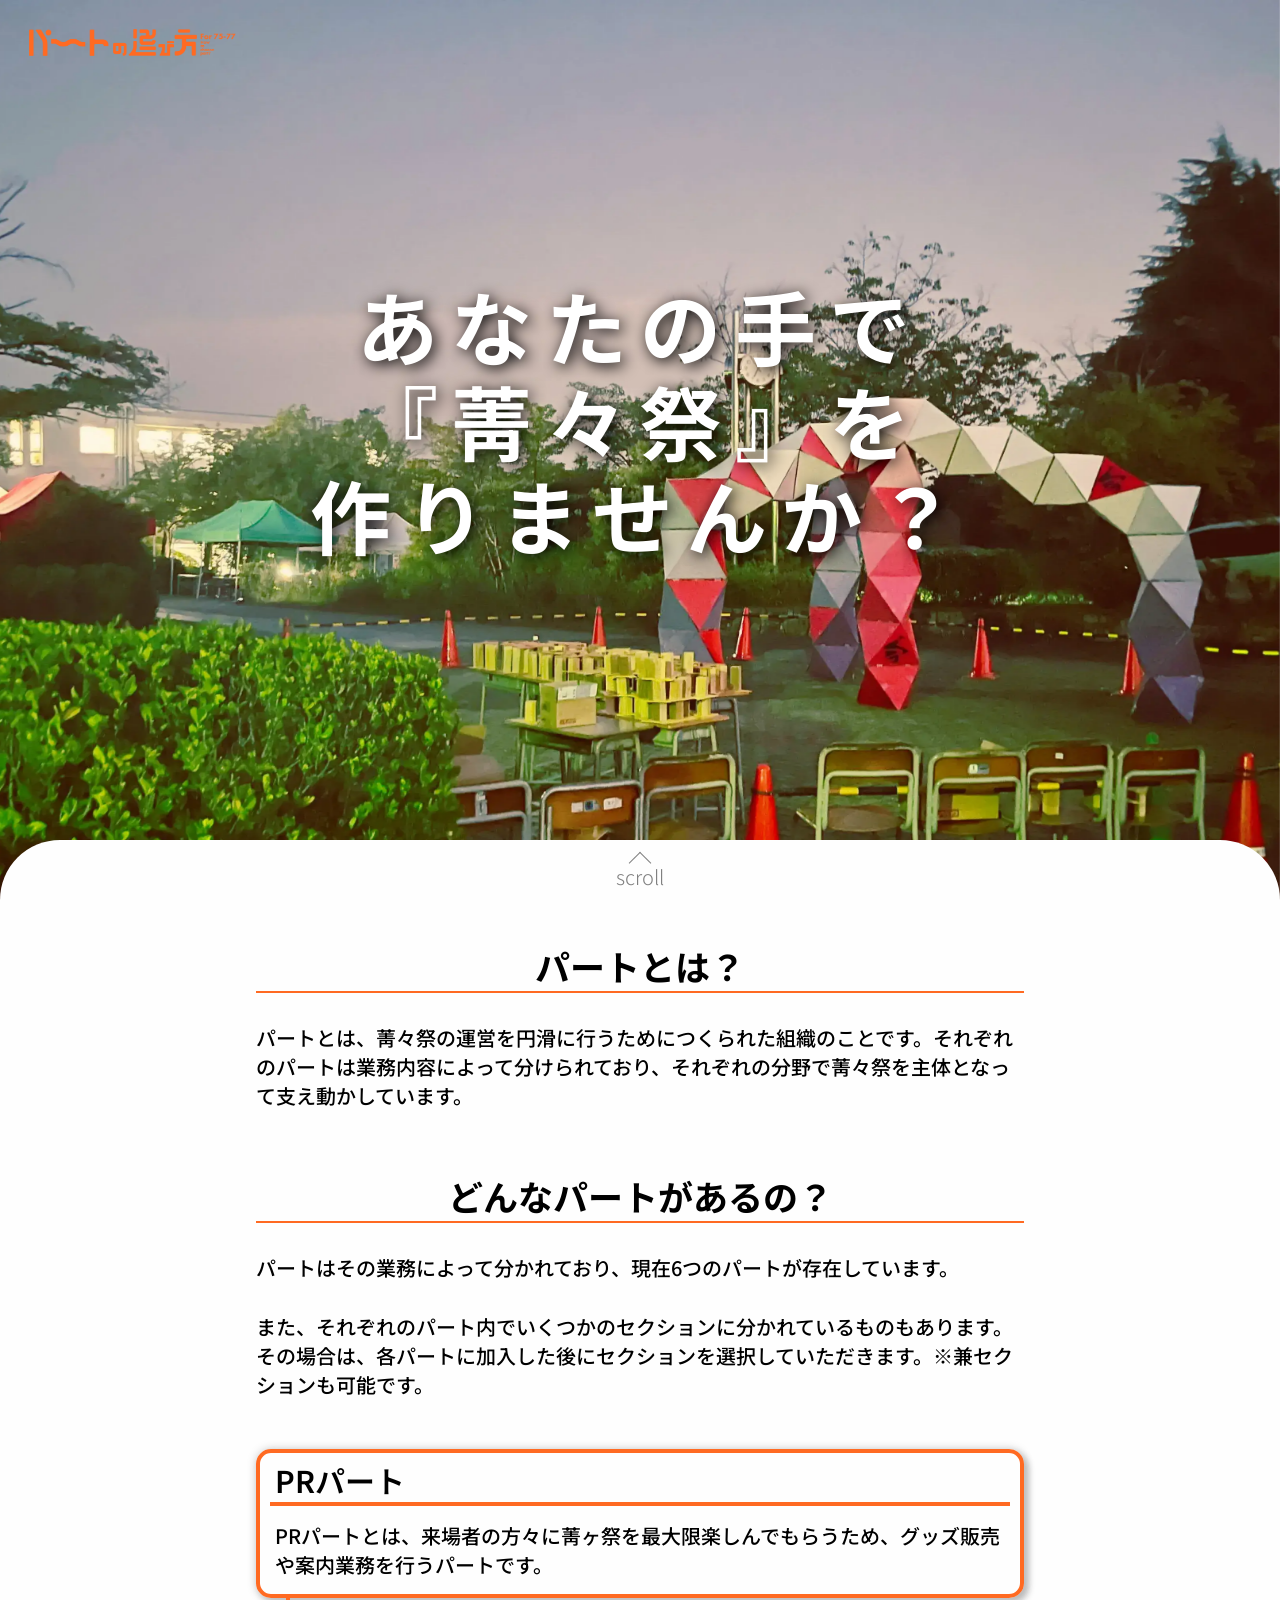
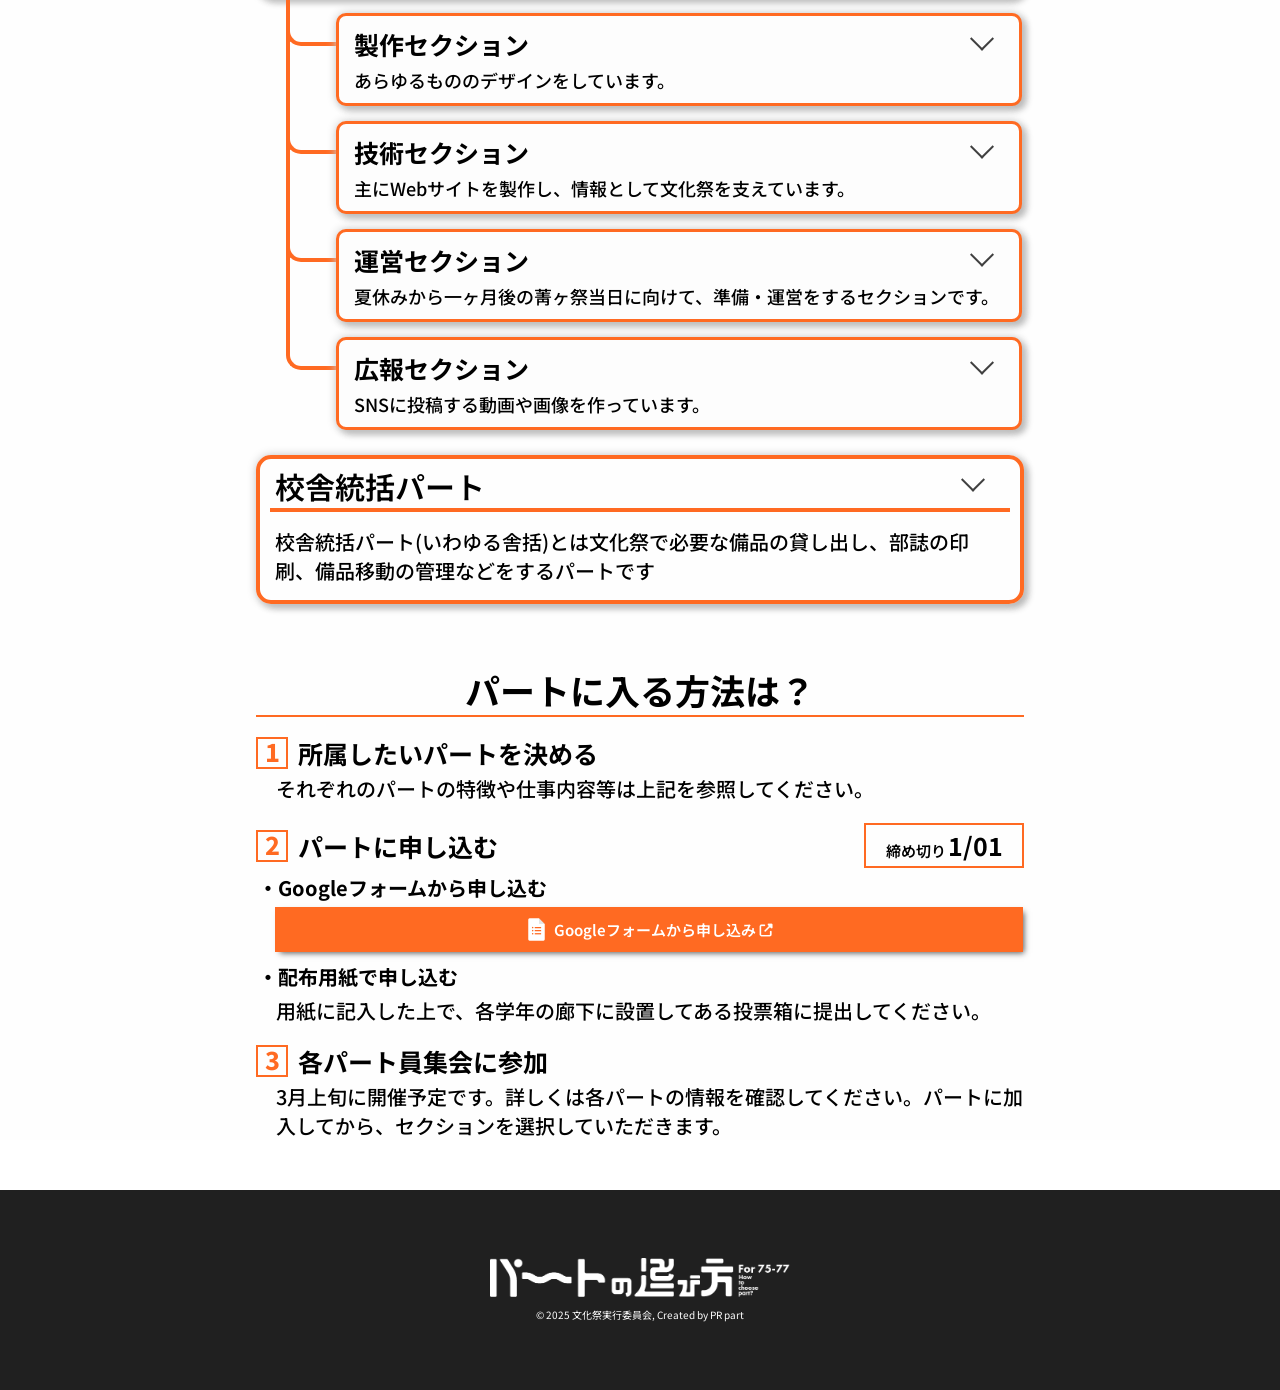
<file: part_recruit/part_recruit.html>
<!doctype html>
<html>
    <head>
        <meta charset="UTF-8" />
        <meta name="viewport" content="width=device-width, initial-scale=1.0" />

        <title>パートの選び方 - 東大寺学園文化祭2025</title>
        <meta name="viewport" content="width=device-width,initial-scale=1" />
        <meta name="keywords" content="東大寺,東大寺学園,tdj,文化祭,菁々祭,パートの選び方,パート,セクション,パート員,パート員募集" />
        <meta name="description" content="第61回菁々祭のパート員を募集します！" />
        <meta name="theme-color" content="#ff6a22" />
        <link rel="stylesheet" href="/part_recruit/part_recruit.css" />

        <link rel="preconnect" href="https://fonts.googleapis.com" />
        <link rel="preconnect" href="https://fonts.gstatic.com" crossorigin />
        <link href="https://fonts.googleapis.com/css2?family=Noto+Sans+JP:wght@100..900&display=swap" rel="stylesheet" />
    </head>
    <body>
        <header id="header" class="hidden_header">
            <a href="/part_recruit/part_recruit.html" class="header_link"><img class="head_logo" src="/part_recruit/head_logo.png" /></a>
        </header>
        <main>
            <img class="background" src="/part_recruit/background.webp" />
            <div class="message_container">
                <p class="message">あなたの手で<br />『菁々祭』を<br />作りませんか？</p>
            </div>
            <div class="card">
                <div class="scroll"></div>
                <p class="scroll_text">scroll</p>
                <div class="desc1_container">
                    <h1 class="desc_title show_up">パートとは？</h1>
                    <p class="desc_text show_up">パートとは、菁々祭の運営を円滑に行うためにつくられた組織のことです。それぞれのパートは業務内容によって分けられており、それぞれの分野で菁々祭を主体となって支え動かしています。</p>
                </div>
                <h1 class="desc_title desc2_title show_up">どんなパートがあるの？</h1>
                <p class="desc_text show_up">パートはその業務によって分かれており、現在6つのパートが存在しています。</p>
                <p class="desc_text show_up">また、それぞれのパート内でいくつかのセクションに分かれているものもあります。その場合は、各パートに加入した後にセクションを選択していただきます。※兼セクションも可能です。</p>
                <div id="parts"></div>
                <h1 class="desc_title desc2_title show_up">パートに入る方法は？</h1>
                <div class="index_container show_up">
                    <p class="desc_index">1</p>
                    <p class="desc_index_text desc_index_text1">所属したいパートを決める</p>
                </div>
                <p class="desc_text show_up index_desc">それぞれのパートの特徴や仕事内容等は上記を参照してください。</p>
                <div class="deadline_container">
                    <div class="index_container show_up">
                        <p class="desc_index">2</p>
                        <p class="desc_index_text desc_index_text2">パートに申し込む</p>
                    </div>
                    <div class="deadline_box show_up">
                        <p class="deadline_text">締め切り</p>
                        <p class="deadline_day">1/01</p>
                    </div>
                </div>
                <p class="desc_text show_up index_desc2">・Googleフォームから申し込む</p>
                <a href="https://seiseisai.com" target="_blank" class="form_link show_up">
                    <img class="form_img1" src="/part_recruit/google_form.png" />
                    <p class="form_text">Googleフォームから申し込み</p>
                    <img class="form_img2" src="/part_recruit/link_mark.png" />
                </a>
                <p class="desc_text show_up index_desc2">・配布用紙で申し込む</p>
                <p class="desc_text show_up index_desc">用紙に記入した上で、各学年の廊下に設置してある投票箱に提出してください。</p>
                <div class="index_container show_up">
                    <p class="desc_index">3</p>
                    <p class="desc_index_text">各パート員集会に参加</p>
                </div>
                <p class="desc_text show_up index_desc">3月上旬に開催予定です。詳しくは各パートの情報を確認してください。パートに加入してから、セクションを選択していただきます。</p>
            </div>
        </main>
        <footer>
            <img class="foot_logo" src="/part_recruit/head_logo.png" />
            <p class="copyright">© 2025 文化祭実行委員会, Created by PR part</p>
        </footer>
    </body>
    <script src="/part_recruit/part_recruit.js" defer></script>
</html>
</file>
<file: part_recruit/part_recruit.css>
:root {
    --text-size: 20px;
}
@media screen and (max-width: 768px) {
    :root {
        --text-size: calc((1svw + 1svh) * 1.9);
    }
}
* {
    margin: 0;
    font-family: "Noto Sans JP", sans-serif;
    user-select: none;
}
body {
    overflow-x: hidden;
}
a {
    text-decoration: none;
}
main {
    margin-bottom: 50px;
}
.show_up {
    transform: translateY(75px);
    filter: blur(2px);
    opacity: 0;
    transition:
        transform 0.75s ease-out,
        filter 0.75s ease-out,
        opacity 0.75s ease-out;
}
.show_up.activated {
    transform: translateY(0px);
    filter: blur(0);
    opacity: 100;
}
.show_left {
    transform: translateX(-50px);
    filter: blur(2px);
    opacity: 0;
    transition:
        transform 0.75s ease-out,
        filter 0.75s ease-out,
        opacity 0.75s ease-out;
}
.show_left.activated {
    transform: translateX(0px);
    filter: blur(0);
    opacity: 100;
}
.show_right {
    transform: translateX(50px);
    filter: blur(2px);
    opacity: 0;
    transition:
        transform 0.75s ease-out,
        filter 0.75s ease-out,
        opacity 0.75s ease-out;
}
.show_right.activated {
    transform: translateX(0px);
    filter: blur(0);
    opacity: 100;
}
header {
    position: fixed;
    display: flex;
    width: 100%;
    height: 45px;
    backdrop-filter: blur(8px) sepia(20%) contrast(120%);
    background-color: rgba(255, 255, 255, 0.2);
    border-bottom: solid 1.5px #ff6a22;
    z-index: 100;
    transition: 0.5s;
}
header.hidden_header {
    backdrop-filter: blur(0) sepia(0) contrast(100%);
    background-color: rgba(255, 255, 255, 0);
    border-bottom: solid 1.5px #ff6a2200;
}
.header_link {
    display: block;
    width: 0;
}
.head_logo {
    height: 27px;
    padding: 9px 20px 9px 9px;
    transition: 0.5s;
}
.hidden_header .head_logo {
    padding: 29px 0 29px 29px;
}
@media screen and (max-width: 767px) {
    .hidden_header .head_logo {
        padding: 9px 20px 9px 9px;
    }
}
.background {
    position: fixed;
    z-index: -100;
    width: 100%;
    height: 100svh;
    object-fit: cover;
    margin: 0;
}
@media screen and (max-width: 767px) {
    .background {
        height: 60svh;
    }
}
/*
.hamburger {
    width: 27px;
    height: 27px;
    padding: 9px;
    margin-left: auto;
    background-color: #ff6a22;
    cursor: pointer;
}
.hamburger_menu {
    position: fixed;
    pointer-events: none;
    filter: blur(50px);
    opacity: 0;
    width: 90%;
    height: 90svh;
    top: 5svh;
    left: 5%;
    border-radius: 10px;
    border: solid 1.5px #ff6a22;
    background-color: #ffffffc0;
    transition: 0.5s;
}
.hamburger_active .hamburger_menu {
    width: 60%;
    height: 60svh;
    top: 20svh;
    left: 20%;
    filter: blur(0px);
    opacity: 100;
}
*/
.message_container {
    display: flex;
    align-items: center;
    justify-content: center;
    text-align: center;
    margin: 0;
    width: 100%;
    height: calc(100svh - 60px);
}
@media screen and (max-width: 767px) {
    .message_container {
        height: calc(60svh - 50px);
    }
}
.message {
    --message_size: min(8svw, 9svh);
    font-size: var(--message_size);
    font-weight: 700;
    color: white;
    line-height: calc(var(--message_size) * (7 / 6));
    letter-spacing: calc(var(--message_size) / 6);
    text-shadow: 3px 3px 15px black;
}
.card {
    width: 100%;
    border-top-left-radius: 60px;
    border-top-right-radius: 60px;
    background-color: #fefefe;
    display: flex;
    align-items: center;
    flex-direction: column;
    position: relative;
}
@media screen and (max-width: 767px) {
    .card {
        border-top-left-radius: 30px;
        border-top-right-radius: 30px;
    }
}
.scroll {
    position: absolute;
    top: 15px;
    width: 15px;
    height: 15px;
    transform: rotate(45deg);
    border-left: solid 1.4px #808080;
    border-top: solid 1.4px #808080;
}
.scroll_text {
    position: absolute;
    color: #808080;
    font-size: 20px;
    font-weight: 300;
    padding: 22px 10svw 3svw 10svw;
}
@media screen and (max-width: 767px) {
    .scroll {
        top: 15px;
        width: 10px;
        height: 10px;
    }
    .scroll_text {
        padding-top: 25px;
        font-size: 15px;
        line-height: 10px;
    }
}
.desc1_container {
    display: flex;
    align-items: center;
    flex-direction: column;
}
.desc_title {
    margin-top: 100px;
    text-align: center;
    border-bottom: solid 2px #ff6a22;
    font-weight: 700;
    width: 60svw;
    font-size: 35px;
}
.desc_text {
    margin-top: 30px;
    width: 60svw;
    font-weight: 500;
    font-size: 20px;
}
.desc2_title {
    margin-top: 60px;
}
@media screen and (max-width: 767px) {
    .desc1_container {
        height: calc(40svh + 50px);
    }
    .desc_title {
        width: calc(100% - 50px);
        margin-top: max(40px, min(7.5svh, 16svw));
        font-size: calc(var(--text-size) * (2.5 / 1.9));
    }
    .desc_text {
        width: calc(100% - 50px);
        margin-top: min(5svh, 6svw);
        font-size: var(--text-size);
    }
    .desc2_title {
        font-size: min(var(--text-size) * (2.5 / 1.9), calc((100svw - 50px) / 11));
    }
}
#parts {
    margin-top: 50px;
}
.part_container {
    width: calc(60svw + 50px);
}
.part_box {
    margin: 0 25px 0 25px;
    overflow: hidden;
    border-radius: 15px;
    border: solid #ff6a22 4px;
    box-shadow:
        0px 0px 10px 0px #ccc,
        4px 4px 7px 0px #adadad;
    transition: 0.5s;
}
.part_name {
    width: calc(100% - 25px);
    margin: 0 10px 5px 10px;
    padding: 5px 0 0 5px;
    font-weight: 600;
    font-size: 30px;
    border-bottom: solid #ff6a22 4px;
}
.part_desc {
    margin: 15px 15px 0 15px;
    padding-bottom: 15px;
    font-weight: 500;
    font-size: 20px;
}
@media screen and (max-width: 767px) {
    .part_container {
        width: 100svw;
    }
    .part_name {
        font-size: calc(var(--text-size) * 1.4);
    }
    .part_desc {
        font-size: calc(var(--text-size) * 0.9);
    }
}
.sections {
    padding: 0 25px 25px 25px;
    overflow: hidden;
}
.section_container {
    display: flex;
}
.section_branch {
    margin: 0 0 -20px 30px;
    width: 46px;
    border-bottom-left-radius: 15px;
    border-left: solid #ff6a22 4px;
    border-bottom: solid #ff6a22 4px;
    transform: translateY(-120px);
    filter: blur(2px);
    opacity: 0;
    transition:
        transform 0.75s ease-out,
        filter 0.75s ease-out,
        opacity 0.75s ease-out;
}
.section_branch.activated {
    transform: translateY(-80px);
    filter: blur(0);
    opacity: 100;
}
.section_box {
    width: calc(60svw - 88px);
    overflow: hidden;
    margin-top: 15px;
    border-radius: 10px;
    border: solid #ff6a22 3px;
    background-color: #fdfdfd;
    z-index: 50;
    transition: 0.5s;
    box-shadow:
        0px 0px 10px 0px #ccc,
        4px 4px 7px 0px #adadad;
}
.section_button {
    cursor: pointer;
}
.section_name_box {
    display: flex;
    align-items: center;
    padding: 10px 0 0 15px;
}
.section_name {
    font-weight: 700;
    font-size: 25px;
    transition: 0.5s;
}
.section_arrow {
    border-top: solid #404040 4px;
    border-right: solid #404040 4px;
    transform: translateY(-5.28px) rotate(135deg) scale(0.5);
    margin: 0 20px 0 auto;
    height: 30px;
    aspect-ratio: 1;
    transition: 0.5s;
}
.section_desc {
    width: calc(60svw - 110px);
    padding: 5px 0 10px 15px;
    font-weight: 500;
    font-size: 18px;
}
@media screen and (max-width: 767px) {
    .section_branch {
        margin-left: 3svw;
        width: 8svw;
    }
    .section_name {
        font-size: calc(var(--text-size) * 0.95);
    }
    .section_desc {
        font-size: calc(var(--text-size) * 0.85);
    }
    .section_box {
        width: calc(89svw - 61px);
    }
    .section_desc {
        width: calc(89svw - 83px);
    }
    .section_arrow {
        height: var(--text-size);
        margin-right: 15px;
        transform: translateY(calc(var(--text-size) * -1.41 / 8)) rotate(135deg) scale(0.5);
    }
}
.section_box.opened {
    margin-left: -80px;
    width: calc(60svw - 2px);
}
.opened .section_arrow {
    transform: translateY(5.28px) rotate(-45deg) scale(0.5);
}
.opened .section_name {
    font-size: 30px;
}
@media screen and (max-width: 767px) {
    .section_box.opened {
        margin-left: calc(-11svw - 3px);
        width: 100%;
    }
    .opened .section_arrow {
        transform: translateY(calc(var(--text-size) * 1.41 / 8)) rotate(-45deg) scale(0.5);
    }
    .opened .section_name {
        font-size: calc(var(--text-size) * 1.25);
    }
}
@media screen and (max-width: 320px) {
    .opened .section_name {
        font-size: calc(var(--text-size) * 0.95);
    }
}
.section_detail {
    pointer-events: none;
    width: calc(60svw - 8px);
    max-height: 0;
    overflow: hidden;
    transition: 0.5s;
}
.opened .section_detail {
    max-height: 1000px;
}
.section_detail_title {
    margin: 0 0 5px 15px;
    font-weight: 600;
    font-size: 25px;
}
.section_detail_desc {
    margin: 0 15px 15px 15px;
    font-weight: 500;
    font-size: 17px;
}
@media screen and (max-width: 767px) {
    .section_detail {
        width: calc(100svw - 58px);
    }
    .section_detail_title {
        font-size: calc(var(--text-size) * 1.1);
    }
    .section_detail_desc {
        font-size: calc(var(--text-size) * 0.82);
    }
}
@media screen and (max-width: 320px) {
    .section_detail_title {
        font-size: calc(var(--text-size) * 0.92);
    }
}
.section_status_container {
    margin: 15px;
    display: flex;
    justify-content: space-between;
}
.section_status_bar {
    position: relative;
    width: 12svw;
    border: solid #404040 5px;
    border-radius: 5px;
}
.section_status_inner_bar {
    position: absolute;
    top: -2.6px;
    left: -3px;
    width: var(--bar-width);
    border: solid #ff6a22 3px;
    border-radius: 3px;
}
.section_status_name {
    margin-left: 3px;
    font-weight: 700;
    font-size: min(20px, 1.4svw);
}
@media screen and (max-width: 767px) {
    .section_status_bar {
        width: 20svw;
    }
    .section_status_name {
        font-size: 2.5svw;
    }
}
.part_detail {
    max-height: 0;
    transition: 0.5s;
}
.opened .part_detail {
    max-height: 1000px;
}
.part_name_box {
    display: flex;
    margin: 0 10px 5px 10px;
    padding: 5px 0 0 5px;
    border-bottom: solid #ff6a22 4px;
}
.part_name_box .part_name {
    margin: 0;
    padding: 0;
    border-bottom: none;
}
.part_name_box .section_arrow {
    margin-top: 4px;
}
@media screen and (max-width: 767px) {
    .part_name_box .section_arrow {
        margin-top: 8px;
    }
}
.index_container {
    display: flex;
    align-items: center;
    width: 60svw;
    margin: 20px 0 0 0;
}
.desc_index {
    text-align: center;
    border: solid #ff6a22 2px;
    color: #ff6a22;
    font-weight: 800;
    font-size: 25px;
    line-height: 25px;
    height: 28px;
    width: 28px;
}
.desc_index_text {
    font-weight: 700;
    font-size: 25px;
    line-height: 28px;
    margin: 0 0 0 10px;
}
.index_desc {
    margin: 5px 0 0 20px;
    width: calc(60svw - 20px);
}
.index_desc2 {
    margin: 5px 0 0 3px;
    font-weight: 700;
}
.deadline_container {
    width: 60svw;
    display: flex;
}
.deadline_box {
    border: solid #ff6a22 2px;
    display: flex;
    justify-content: center;
    align-items: flex-end;
    margin: 20px 0 0 10px;
    width: 200px;
}
.deadline_text {
    font-weight: 600;
    font-size: 15px;
    margin: 0 2px 5px 5px;
}
.deadline_day {
    font-weight: 700;
    font-size: 25px;
    margin: 2px 5px 3px 0;
}
.form_link {
    width: calc(60svw - 20px);
    height: 45px;
    background-color: #ff6a22;
    display: flex;
    justify-content: center;
    align-items: center;
    margin: 5px 3px 5px 20px;
    box-shadow: 3px 3px 6px -2px #555;
}
.form_img1 {
    height: 25px;
}
.form_img2 {
    height: 16px;
}
.form_text {
    margin: 0 2px 0 5px;
    color: white;
    font-weight: 600;
    font-size: 15px;
}
@media screen and (max-width: 767px) {
    .index_container {
        width: calc(100svw - 50px);
    }
    .desc_index {
        font-size: calc(var(--text-size) * 1.1);
        line-height: calc(var(--text-size) * 1.15);
        height: calc(var(--text-size) * 1.15);
        width: calc(var(--text-size) * 1.15);
    }
    .desc_index_text {
        font-size: calc(var(--text-size) * 1.1);
    }
    .index_desc {
        width: calc(100% - 70px);
    }
    .form_link {
        height: 40px;
        width: calc(100% - 70px);
    }
    .desc_index_text1 {
        font-size: min(calc(var(--text-size) * 1.1), calc((100svw - 100px) / 12));
    }
    .deadline_container {
        width: calc(100% - 50px);
        flex-direction: column;
    }
    .deadline_day {
        font-size: calc(var(--text-size) * 1.15);
    }
    .deadline_text {
        font-size: calc(var(--text-size) * 0.7);
    }
    .deadline_box {
        margin: 10px 2px 2px 19px;
        width: auto;
        height: auto;
    }
    .desc_index_text2 {
        width: auto;
    }
}
footer {
    height: 200px;
    background-color: #202020;
    display: flex;
    justify-content: center;
    align-items: center;
    flex-direction: column;
}
.foot_logo {
    filter: grayscale(100%) brightness(1000%);
    width: min(80svw, 300px);
    height: fit-content;
}
.copyright {
    margin-top: 10px;
    font-size: 10px;
    color: white;
}
</file>
